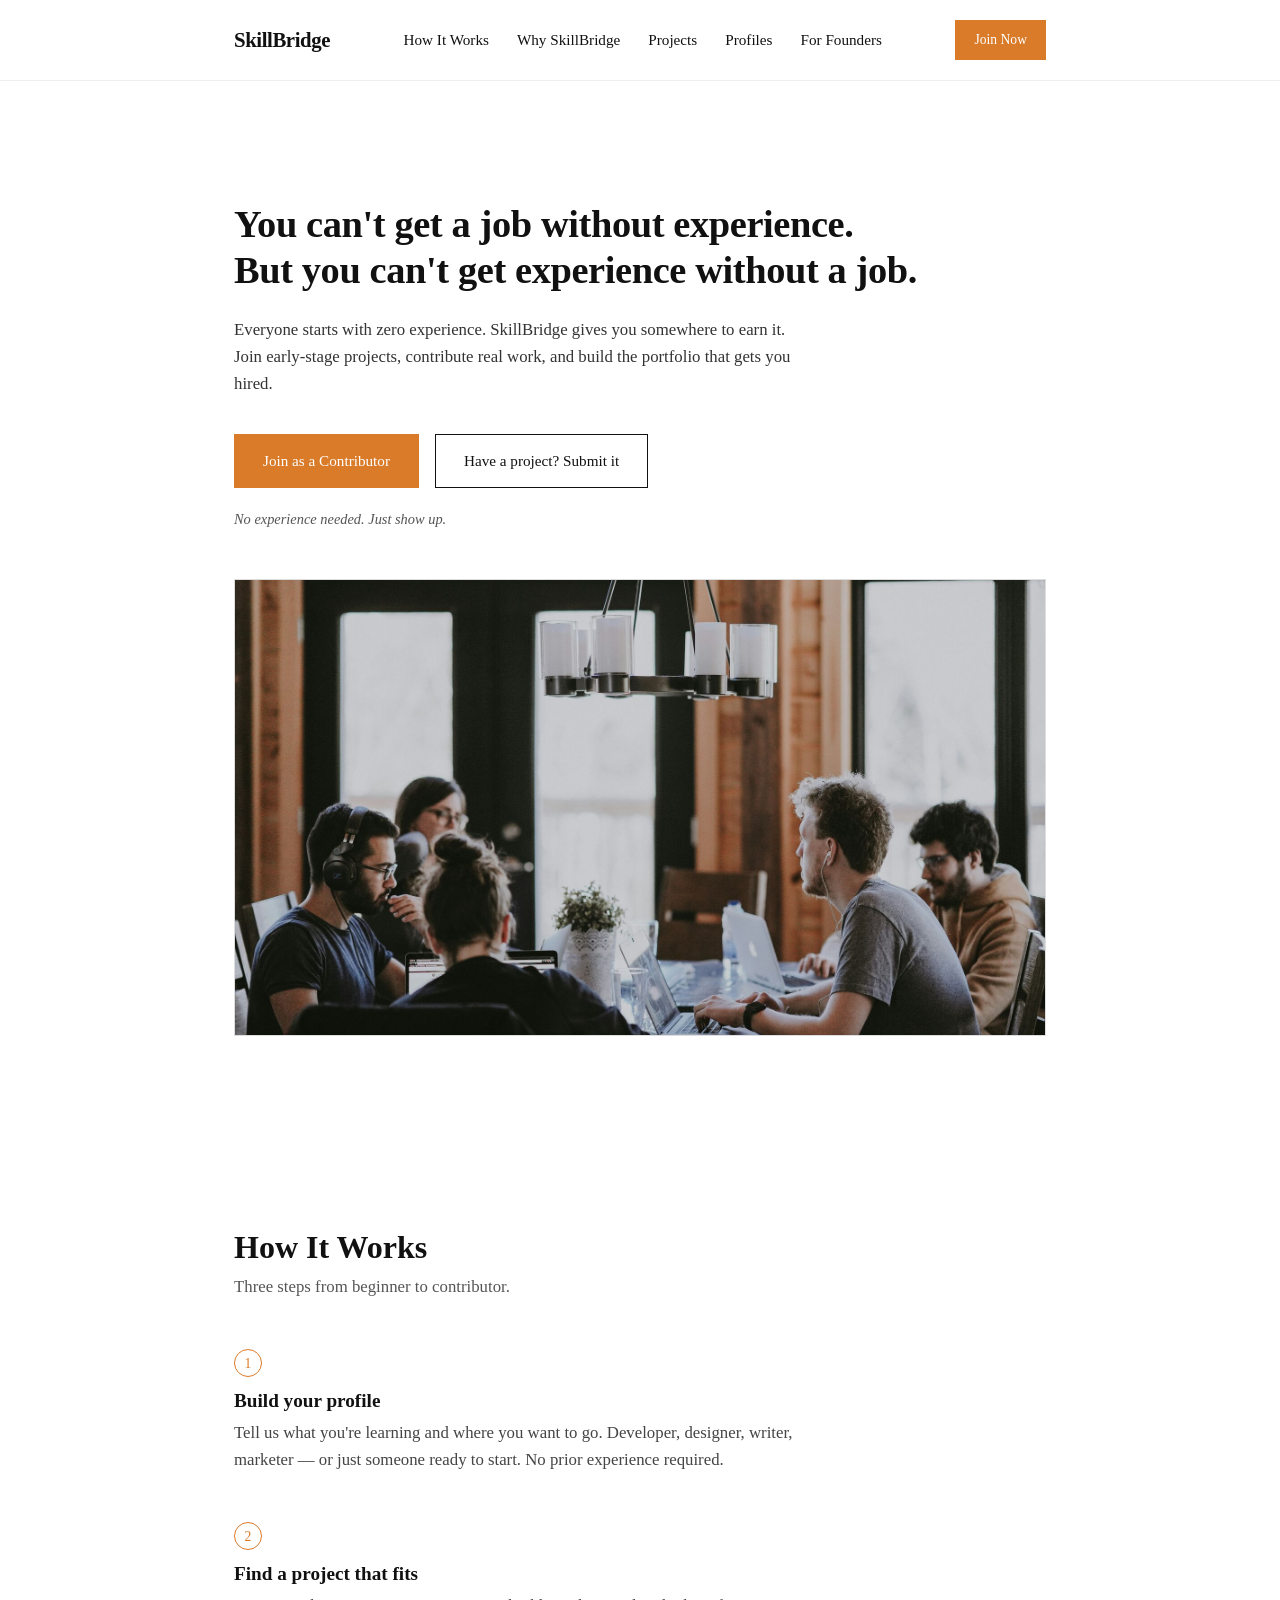
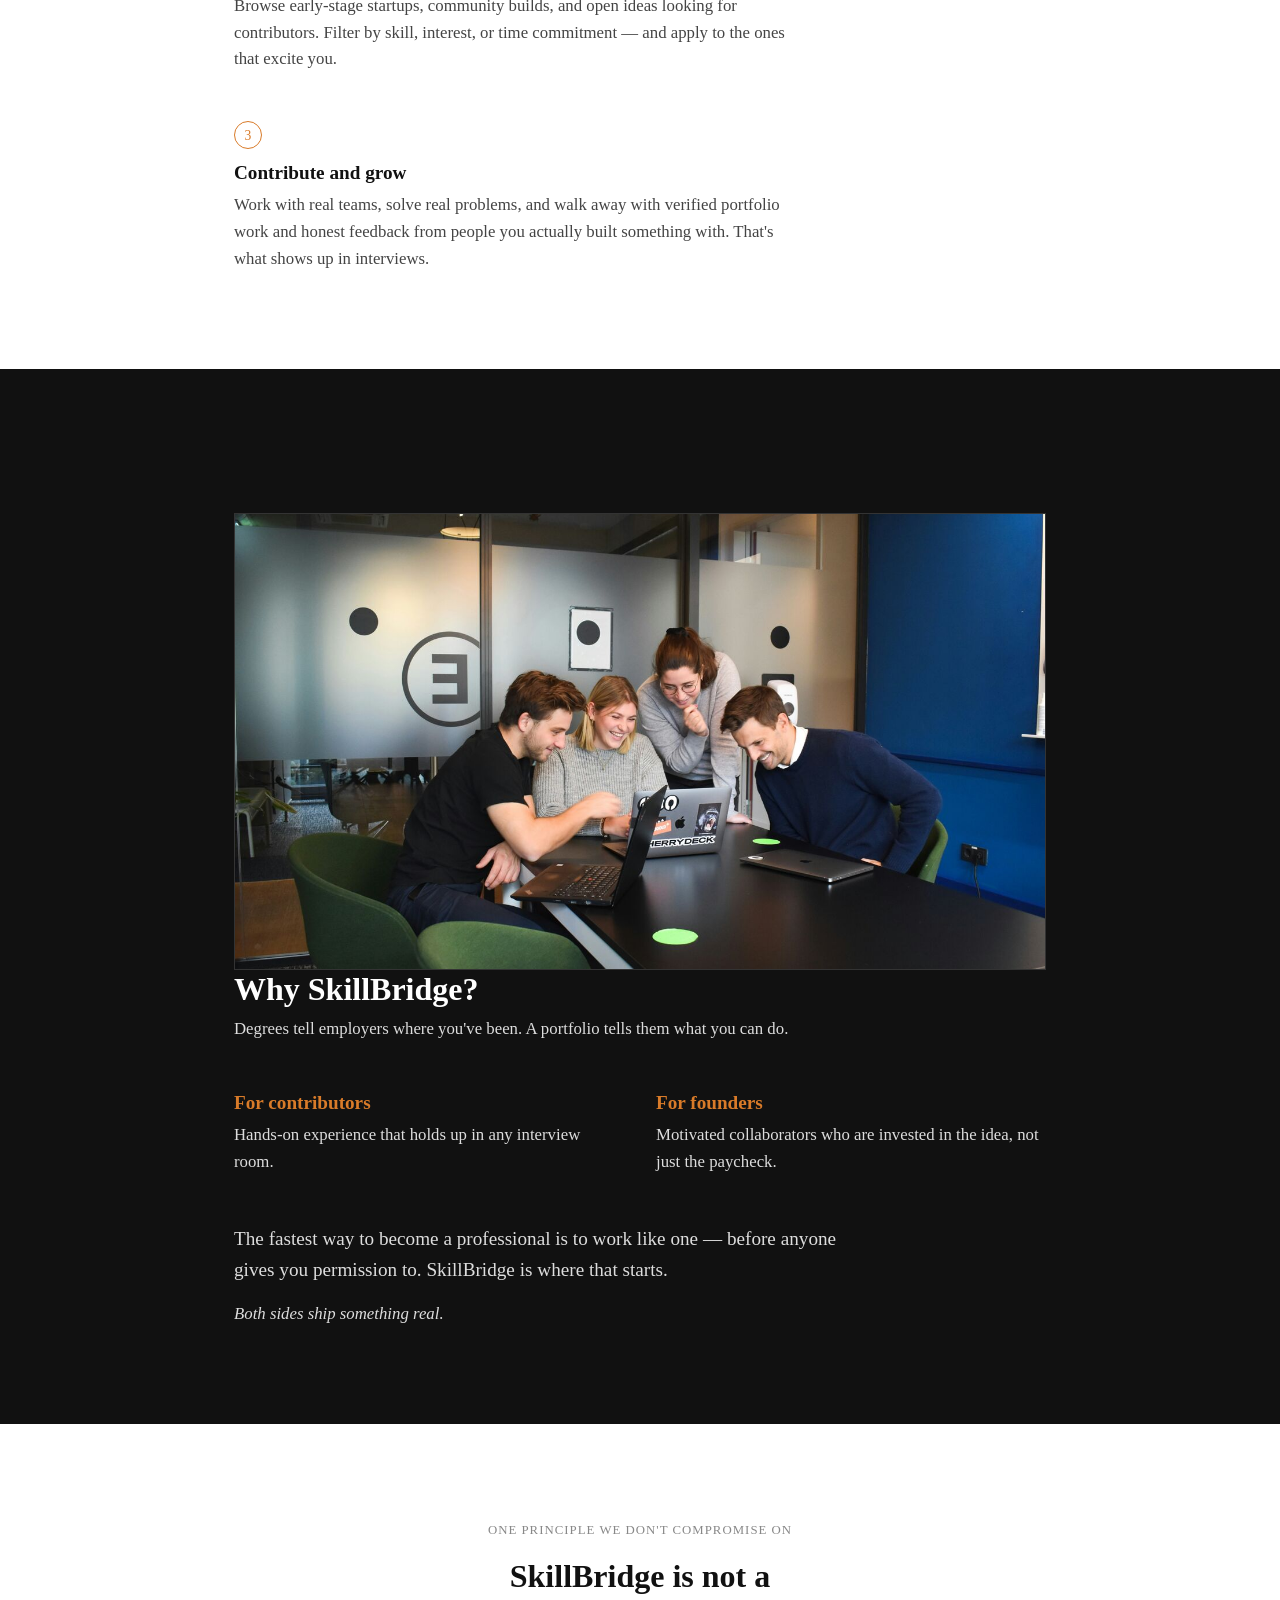
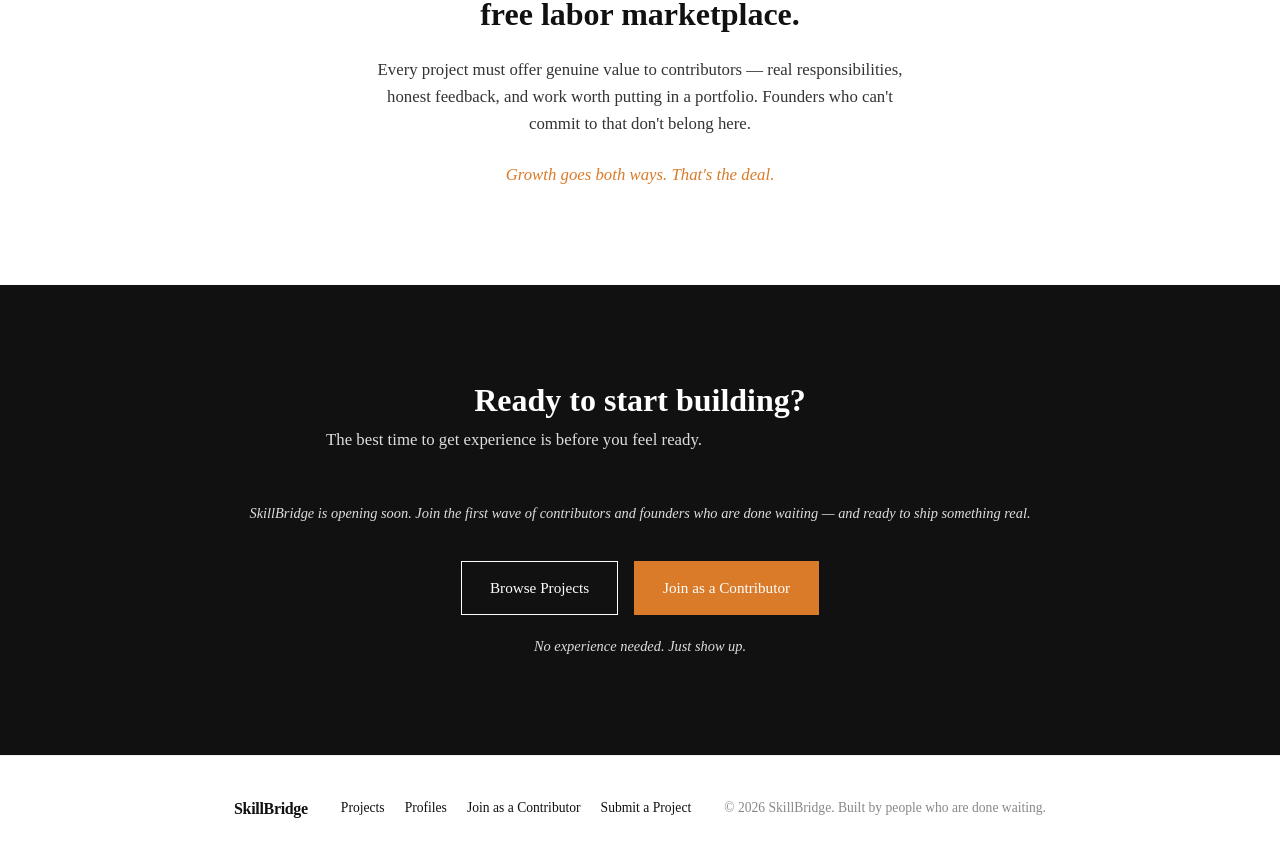
<file: index.html>
<!DOCTYPE html>
<html lang="en">
<head>
  <meta charset="UTF-8">
  <meta name="viewport" content="width=device-width, initial-scale=1.0">
  <title>SkillBridge — Build Experience. Build Your Portfolio.</title>
  <link rel="stylesheet" href="styles.css">
</head>
<body>

  <header class="site-header">
    <div class="container header-inner">
      <a href="index.html" class="logo">SkillBridge</a>
      <nav class="main-nav">
        <a href="index.html#how-it-works">How It Works</a>
        <a href="index.html#why">Why SkillBridge</a>
        <a href="projects.html">Projects</a>
        <a href="profiles.html">Profiles</a>
        <a href="submit-project.html">For Founders</a>
      </nav>
      <a href="contribute.html" class="btn btn-primary btn-small">Join Now</a>
    </div>
  </header>

  <section class="hero">
    <div class="container">
      <h1>You can't get a job without experience.<br>But you can't get experience without a job.</h1>
      <p class="hero-sub">
        Everyone starts with zero experience. SkillBridge gives you somewhere to earn it.
        Join early-stage projects, contribute real work, and build the portfolio that gets you hired.
      </p>
      <div class="hero-actions">
        <a href="contribute.html" class="btn btn-primary">Join as a Contributor</a>
        <a href="submit-project.html" class="btn btn-secondary">Have a project? Submit it</a>
      </div>
      <p class="hero-note">No experience needed. Just show up.</p>

      <figure class="photo-block">
        <img src="assets/hero-team.jpg" alt="Contributors collaborating together on an early-stage project" loading="lazy" decoding="async">
      </figure>
    </div>
  </section>

  <section id="how-it-works" class="section">
    <div class="container">
      <h2>How It Works</h2>
      <p class="section-lead">Three steps from beginner to contributor.</p>

      <div class="steps">
        <div class="step">
          <span class="step-number">1</span>
          <h3>Build your profile</h3>
          <p>Tell us what you're learning and where you want to go. Developer, designer, writer, marketer — or just someone ready to start. No prior experience required.</p>
        </div>
        <div class="step">
          <span class="step-number">2</span>
          <h3>Find a project that fits</h3>
          <p>Browse early-stage startups, community builds, and open ideas looking for contributors. Filter by skill, interest, or time commitment — and apply to the ones that excite you.</p>
        </div>
        <div class="step">
          <span class="step-number">3</span>
          <h3>Contribute and grow</h3>
          <p>Work with real teams, solve real problems, and walk away with verified portfolio work and honest feedback from people you actually built something with. That's what shows up in interviews.</p>
        </div>
      </div>
    </div>
  </section>

  <section id="why" class="section section-dark">
    <div class="container">

      <figure class="photo-block">
        <img src="assets/team-working.jpg" alt="Team members working together at a desk" loading="lazy" decoding="async">
      </figure>

      <h2>Why SkillBridge?</h2>
      <p class="section-lead">Degrees tell employers where you've been. A portfolio tells them what you can do.</p>

      <div class="why-grid">
        <div class="why-col">
          <h3>For contributors</h3>
          <p>Hands-on experience that holds up in any interview room.</p>
        </div>
        <div class="why-col">
          <h3>For founders</h3>
          <p>Motivated collaborators who are invested in the idea, not just the paycheck.</p>
        </div>
      </div>

      <p class="why-statement">
        The fastest way to become a professional is to work like one — before anyone gives you permission to.
        SkillBridge is where that starts.
      </p>
      <p class="why-tagline">Both sides ship something real.</p>
    </div>
  </section>

  <section id="founders" class="section principle">
    <div class="container">
      <p class="principle-label">One principle we don't compromise on</p>
      <h2>SkillBridge is not a<br>free labor marketplace.</h2>
      <p class="principle-body">
        Every project must offer genuine value to contributors — real responsibilities,
        honest feedback, and work worth putting in a portfolio.
        Founders who can't commit to that don't belong here.
      </p>
      <p class="why-tagline">Growth goes both ways. That's the deal.</p>
    </div>
  </section>

  <section id="join" class="section section-dark final-cta">
    <div class="container">
      <h2>Ready to start building?</h2>
      <p class="section-lead">The best time to get experience is before you feel ready.</p>
      <p class="hero-note">SkillBridge is opening soon. Join the first wave of contributors and founders who are done waiting — and ready to ship something real.</p>
      <div class="hero-actions">
        <a href="projects.html" class="btn btn-secondary">Browse Projects</a>
        <a href="contribute.html" class="btn btn-primary">Join as a Contributor</a>
      </div>
      <p class="hero-note">No experience needed. Just show up.</p>
    </div>
  </section>

  <footer class="site-footer">
    <div class="container footer-inner">
      <a href="index.html" class="logo logo-small">SkillBridge</a>
      <nav class="footer-nav">
        <a href="projects.html">Projects</a>
        <a href="profiles.html">Profiles</a>
        <a href="contribute.html">Join as a Contributor</a>
        <a href="submit-project.html">Submit a Project</a>
      </nav>
      <p class="footer-copy">&copy; 2026 SkillBridge. Built by people who are done waiting.</p>
    </div>
  </footer>

  <script src="script.js" defer></script>
</body>
</html>
</file>
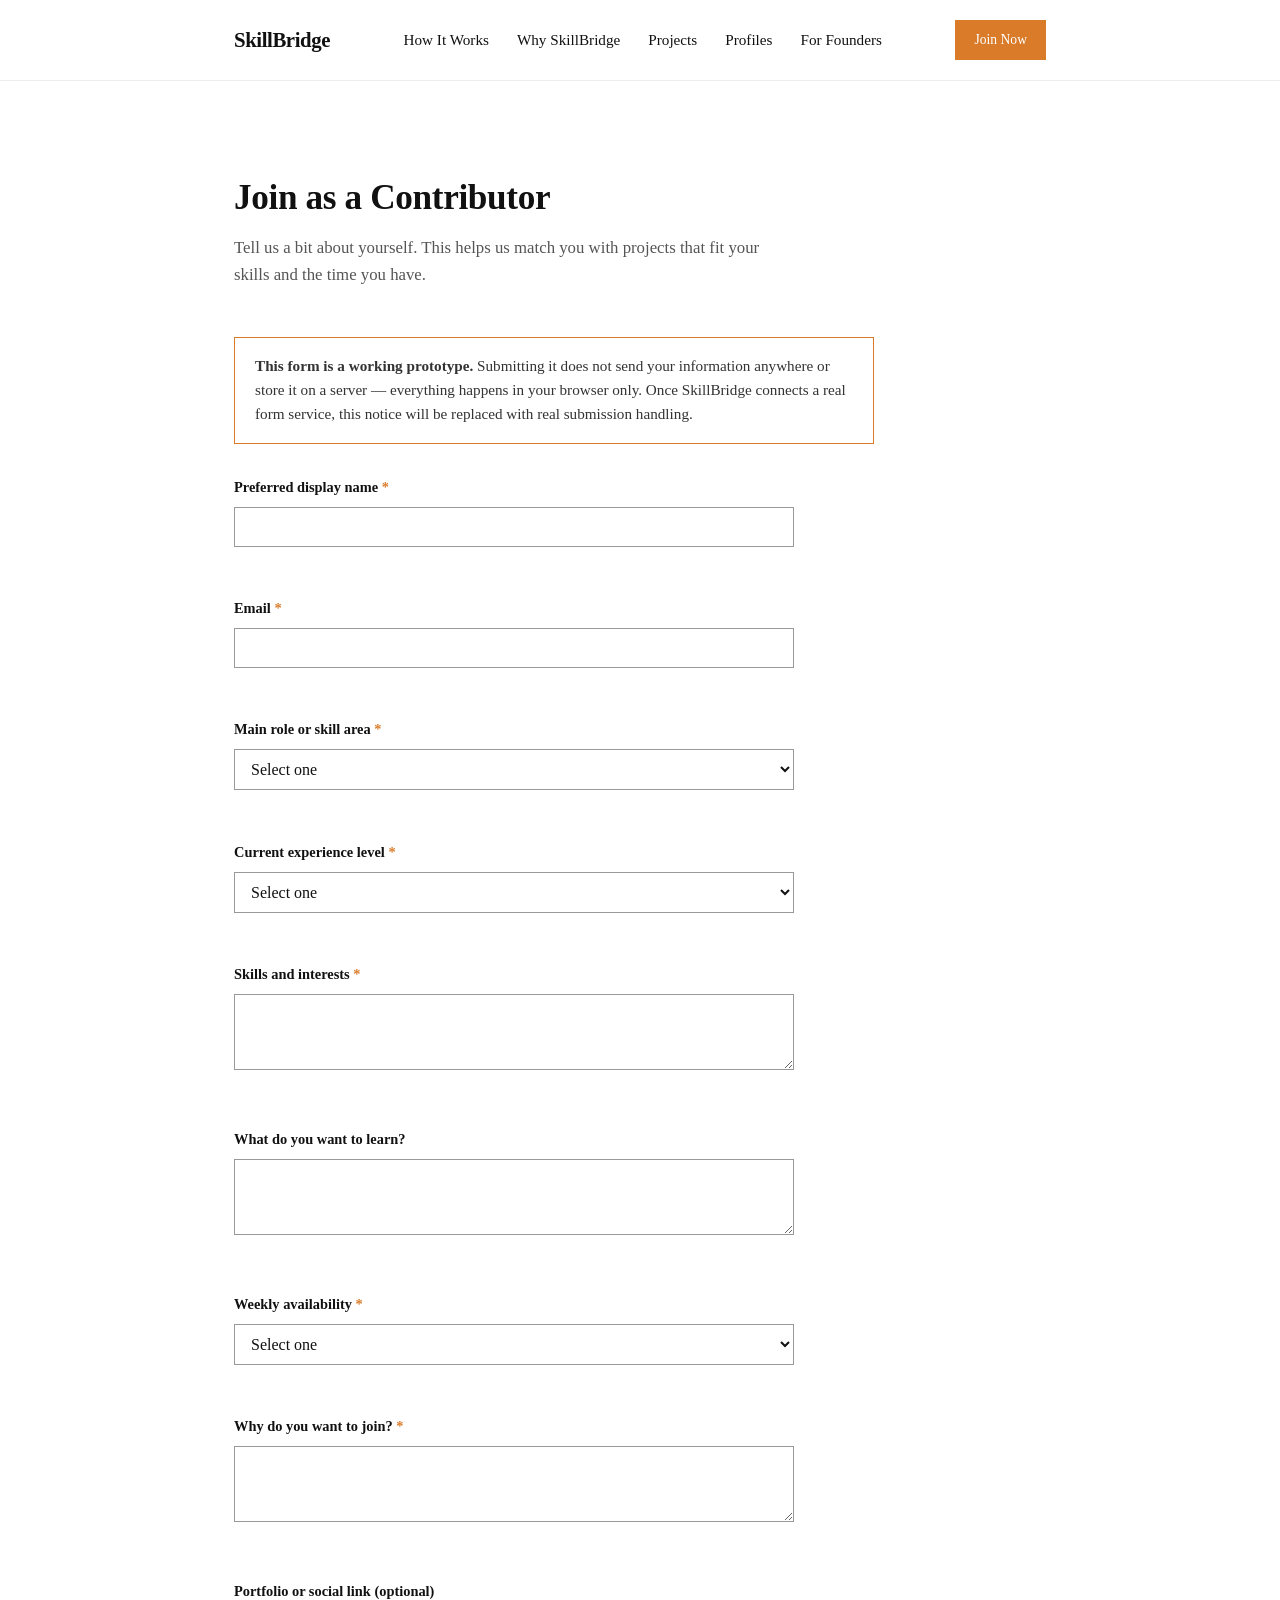
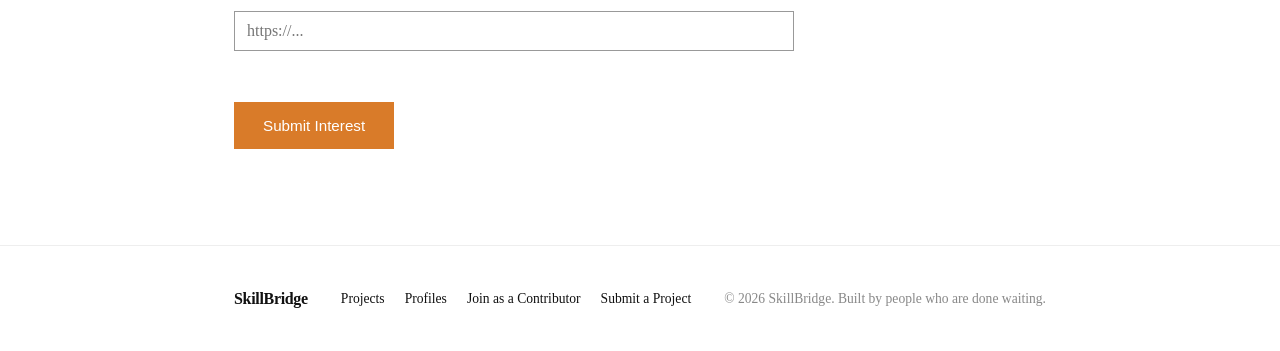
<file: contribute.html>
<!DOCTYPE html>
<html lang="en">
<head>
  <meta charset="UTF-8">
  <meta name="viewport" content="width=device-width, initial-scale=1.0">
  <title>Join as a Contributor — SkillBridge</title>
  <link rel="stylesheet" href="styles.css">
</head>
<body>

  <header class="site-header">
    <div class="container header-inner">
      <a href="index.html" class="logo">SkillBridge</a>
      <nav class="main-nav">
        <a href="index.html#how-it-works">How It Works</a>
        <a href="index.html#why">Why SkillBridge</a>
        <a href="projects.html">Projects</a>
        <a href="profiles.html">Profiles</a>
        <a href="submit-project.html">For Founders</a>
      </nav>
      <a href="contribute.html" class="btn btn-primary btn-small">Join Now</a>
    </div>
  </header>

  <section class="section form-intro">
    <div class="container">
      <h1>Join as a Contributor</h1>
      <p class="section-lead">
        Tell us a bit about yourself. This helps us match you with projects that fit your skills and the time you have.
      </p>

      <div class="prototype-notice" role="note">
        <strong>This form is a working prototype.</strong>
        Submitting it does not send your information anywhere or store it on a server —
        everything happens in your browser only. Once SkillBridge connects a real form
        service, this notice will be replaced with real submission handling.
      </div>
    </div>
  </section>

  <section class="section form-section">
    <div class="container">

      <!--
        TODO (future task): point this form at a free external form service
        (e.g. Formspree) by setting a real "action" URL and removing the
        JS preventDefault() in script.js. Field names are already service-friendly.
      -->
      <form id="interest-form" novalidate>

        <div id="form-error-summary" class="form-error-summary" role="alert" hidden>
          Please fix the highlighted fields below before submitting.
        </div>

        <div class="form-field">
          <label for="name">Preferred display name <span class="required-mark">*</span></label>
          <input type="text" id="name" name="name" aria-required="true" aria-describedby="name-error">
          <span id="name-error" class="field-error" role="alert"></span>
        </div>

        <div class="form-field">
          <label for="email">Email <span class="required-mark">*</span></label>
          <input type="email" id="email" name="email" aria-required="true" aria-describedby="email-error">
          <span id="email-error" class="field-error" role="alert"></span>
        </div>

        <div class="form-field">
          <label for="role">Main role or skill area <span class="required-mark">*</span></label>
          <select id="role" name="role" aria-required="true" aria-describedby="role-error">
            <option value="">Select one</option>
            <option value="developer">Developer</option>
            <option value="designer">Designer</option>
            <option value="product">Product</option>
            <option value="marketing-community">Marketing / Community</option>
            <option value="other">Other</option>
          </select>
          <span id="role-error" class="field-error" role="alert"></span>
        </div>

        <div class="form-field">
          <label for="experience">Current experience level <span class="required-mark">*</span></label>
          <select id="experience" name="experience" aria-required="true" aria-describedby="experience-error">
            <option value="">Select one</option>
            <option value="beginner">Beginner — no real project experience yet</option>
            <option value="some">Some experience — personal projects only</option>
            <option value="intermediate">Intermediate — some real-world experience</option>
          </select>
          <span id="experience-error" class="field-error" role="alert"></span>
        </div>

        <div class="form-field">
          <label for="skills">Skills and interests <span class="required-mark">*</span></label>
          <textarea id="skills" name="skills" rows="3" aria-required="true" aria-describedby="skills-error"></textarea>
          <span id="skills-error" class="field-error" role="alert"></span>
        </div>

        <div class="form-field">
          <label for="learn">What do you want to learn?</label>
          <textarea id="learn" name="learn" rows="3" aria-describedby="learn-error"></textarea>
          <span id="learn-error" class="field-error" role="alert"></span>
        </div>

        <div class="form-field">
          <label for="availability">Weekly availability <span class="required-mark">*</span></label>
          <select id="availability" name="availability" aria-required="true" aria-describedby="availability-error">
            <option value="">Select one</option>
            <option value="1-2">1–2 hrs/week</option>
            <option value="3-5">3–5 hrs/week</option>
            <option value="6-10">6–10 hrs/week</option>
            <option value="10+">10+ hrs/week</option>
          </select>
          <span id="availability-error" class="field-error" role="alert"></span>
        </div>

        <div class="form-field">
          <label for="why">Why do you want to join? <span class="required-mark">*</span></label>
          <textarea id="why" name="why" rows="3" aria-required="true" aria-describedby="why-error"></textarea>
          <span id="why-error" class="field-error" role="alert"></span>
        </div>

        <div class="form-field">
          <label for="portfolio">Portfolio or social link (optional)</label>
          <input type="text" id="portfolio" name="portfolio" placeholder="https://..." aria-describedby="portfolio-error">
          <span id="portfolio-error" class="field-error" role="alert"></span>
        </div>

        <button type="submit" class="btn btn-primary">Submit Interest</button>
      </form>

      <div id="confirmation" class="confirmation" hidden tabindex="-1">
        <h2>Thanks, <span id="confirmation-name"></span>.</h2>
        <p>Your interest has been recorded in this browser session only — remember, this is a prototype, so nothing was sent to a server or stored anywhere.</p>
        <p>When SkillBridge connects a real form service, submissions like yours will reach the team directly.</p>
        <a href="index.html" class="btn btn-secondary">Back to home</a>
      </div>

    </div>
  </section>

  <footer class="site-footer">
    <div class="container footer-inner">
      <a href="index.html" class="logo logo-small">SkillBridge</a>
      <nav class="footer-nav">
        <a href="projects.html">Projects</a>
        <a href="profiles.html">Profiles</a>
        <a href="contribute.html">Join as a Contributor</a>
        <a href="submit-project.html">Submit a Project</a>
      </nav>
      <p class="footer-copy">&copy; 2026 SkillBridge. Built by people who are done waiting.</p>
    </div>
  </footer>

  <script src="script.js" defer></script>
</body>
</html>
</file>
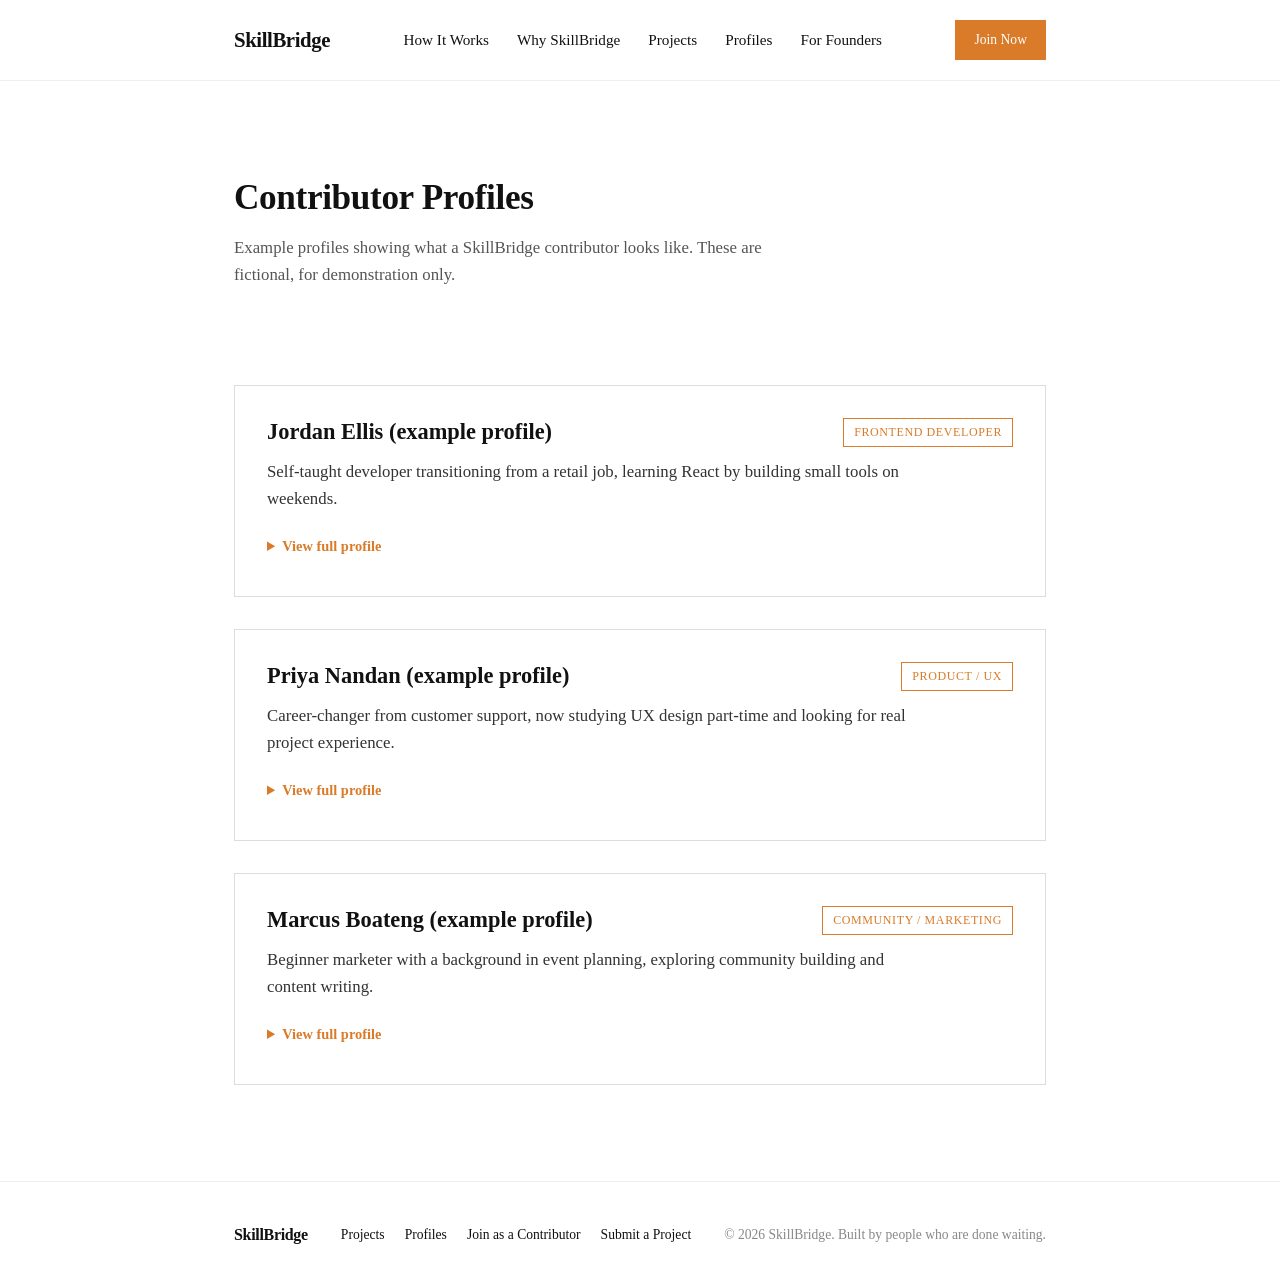
<file: profiles.html>
<!DOCTYPE html>
<html lang="en">
<head>
  <meta charset="UTF-8">
  <meta name="viewport" content="width=device-width, initial-scale=1.0">
  <title>Contributor Profiles — SkillBridge</title>
  <link rel="stylesheet" href="styles.css">
</head>
<body>

  <header class="site-header">
    <div class="container header-inner">
      <a href="index.html" class="logo">SkillBridge</a>
      <nav class="main-nav">
        <a href="index.html#how-it-works">How It Works</a>
        <a href="index.html#why">Why SkillBridge</a>
        <a href="projects.html">Projects</a>
        <a href="profiles.html">Profiles</a>
        <a href="submit-project.html">For Founders</a>
      </nav>
      <a href="contribute.html" class="btn btn-primary btn-small">Join Now</a>
    </div>
  </header>

  <section class="section projects-intro">
    <div class="container">
      <h1>Contributor Profiles</h1>
      <p class="section-lead">
        Example profiles showing what a SkillBridge contributor looks like. These are fictional, for demonstration only.
      </p>
    </div>
  </section>

  <section class="section projects-section">
    <div class="container">
      <div id="profiles-list" class="profiles-grid">
        <!-- Rendered by profiles.js -->
      </div>
    </div>
  </section>

  <footer class="site-footer">
    <div class="container footer-inner">
      <a href="index.html" class="logo logo-small">SkillBridge</a>
      <nav class="footer-nav">
        <a href="projects.html">Projects</a>
        <a href="profiles.html">Profiles</a>
        <a href="contribute.html">Join as a Contributor</a>
        <a href="submit-project.html">Submit a Project</a>
      </nav>
      <p class="footer-copy">&copy; 2026 SkillBridge. Built by people who are done waiting.</p>
    </div>
  </footer>

  <script src="profiles.js" defer></script>
</body>
</html>
</file>
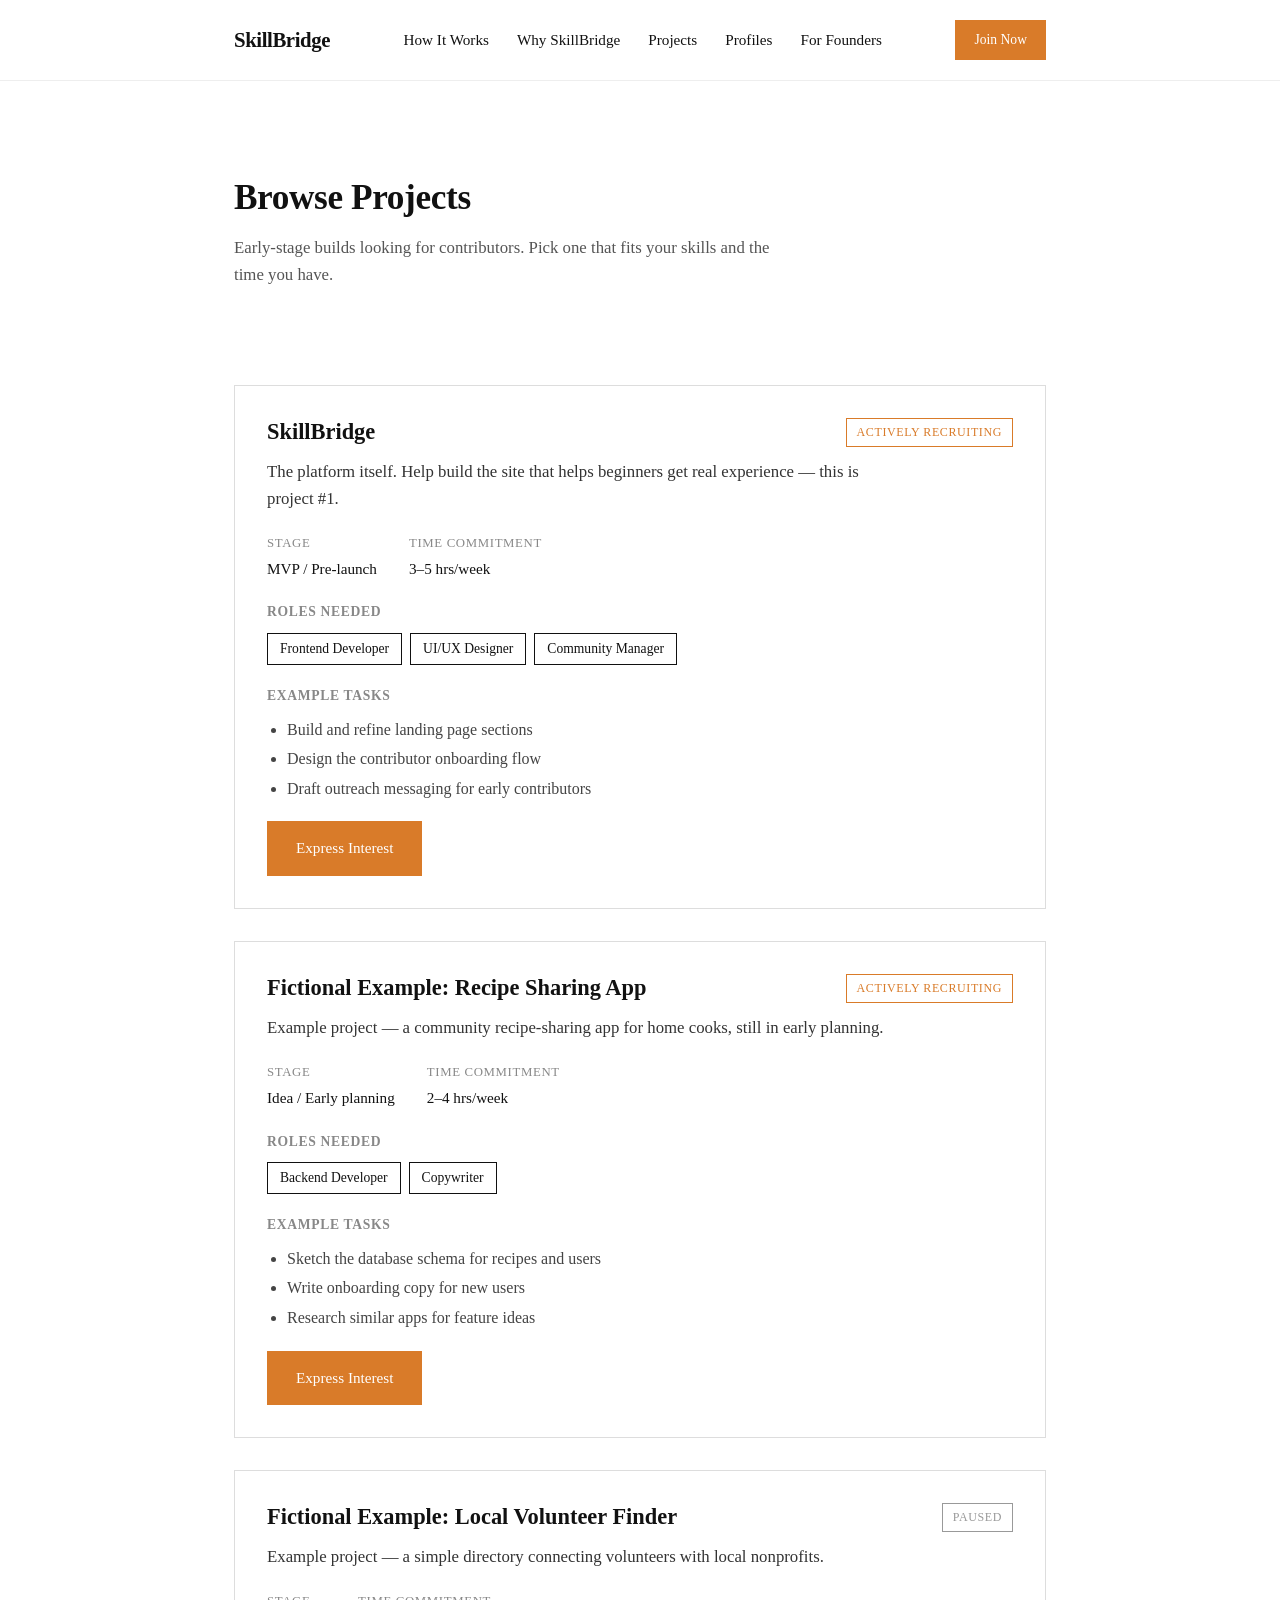
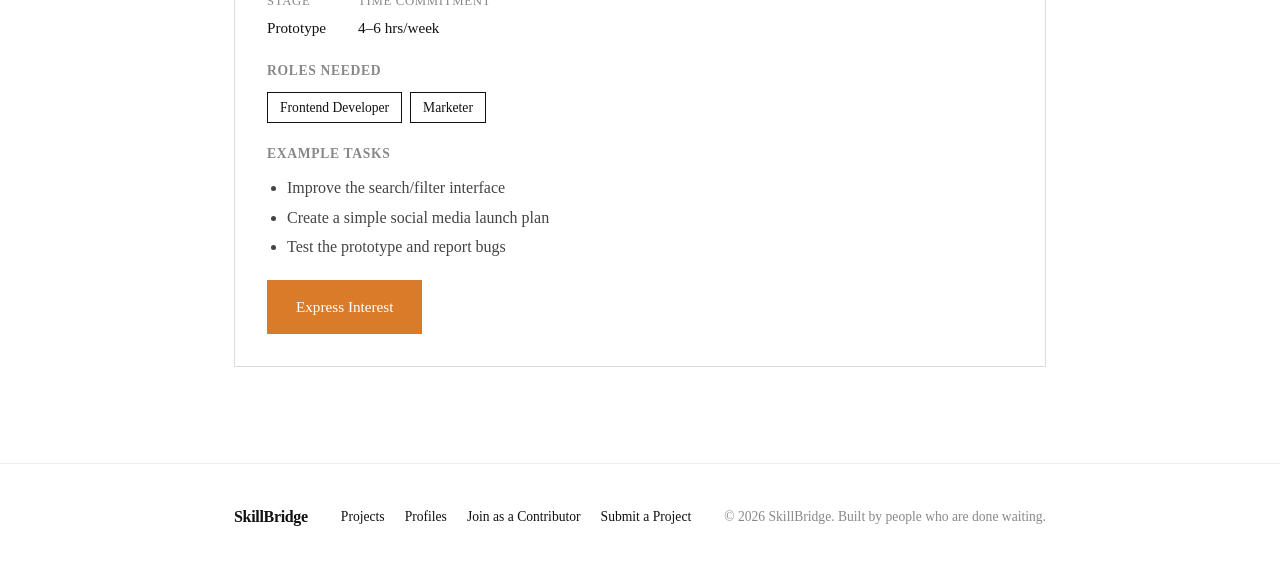
<file: projects.html>
<!DOCTYPE html>
<html lang="en">
<head>
  <meta charset="UTF-8">
  <meta name="viewport" content="width=device-width, initial-scale=1.0">
  <title>Projects — SkillBridge</title>
  <link rel="stylesheet" href="styles.css">
</head>
<body>

  <header class="site-header">
    <div class="container header-inner">
      <a href="index.html" class="logo">SkillBridge</a>
      <nav class="main-nav">
        <a href="index.html#how-it-works">How It Works</a>
        <a href="index.html#why">Why SkillBridge</a>
        <a href="projects.html">Projects</a>
        <a href="profiles.html">Profiles</a>
        <a href="submit-project.html">For Founders</a>
      </nav>
      <a href="contribute.html" class="btn btn-primary btn-small">Join Now</a>
    </div>
  </header>

  <section class="section projects-intro">
    <div class="container">
      <h1>Browse Projects</h1>
      <p class="section-lead">
        Early-stage builds looking for contributors. Pick one that fits your skills and the time you have.
      </p>
    </div>
  </section>

  <section class="section projects-section">
    <div class="container">
      <div id="projects-list" class="projects-grid">
        <!-- Rendered by projects.js -->
      </div>
    </div>
  </section>

  <footer class="site-footer">
    <div class="container footer-inner">
      <a href="index.html" class="logo logo-small">SkillBridge</a>
      <nav class="footer-nav">
        <a href="projects.html">Projects</a>
        <a href="profiles.html">Profiles</a>
        <a href="contribute.html">Join as a Contributor</a>
        <a href="submit-project.html">Submit a Project</a>
      </nav>
      <p class="footer-copy">&copy; 2026 SkillBridge. Built by people who are done waiting.</p>
    </div>
  </footer>

  <script src="projects.js" defer></script>
</body>
</html>
</file>
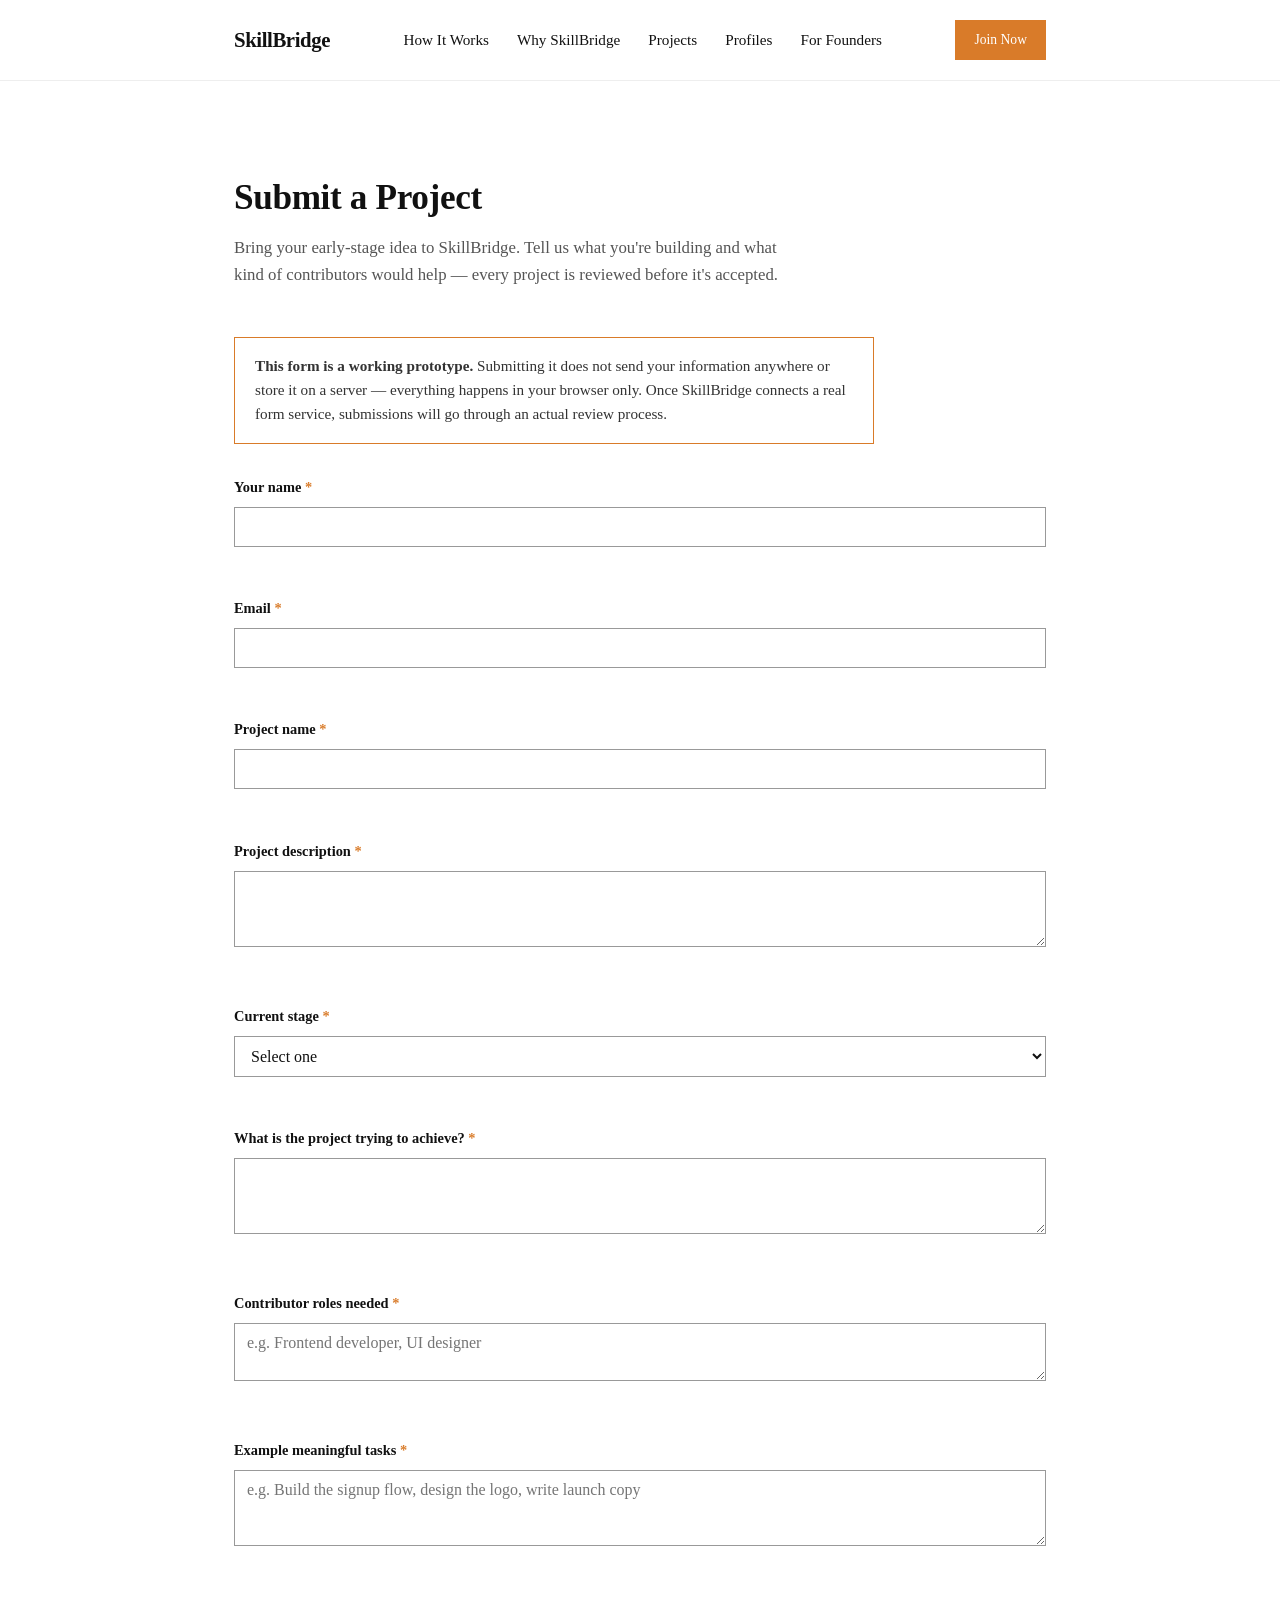
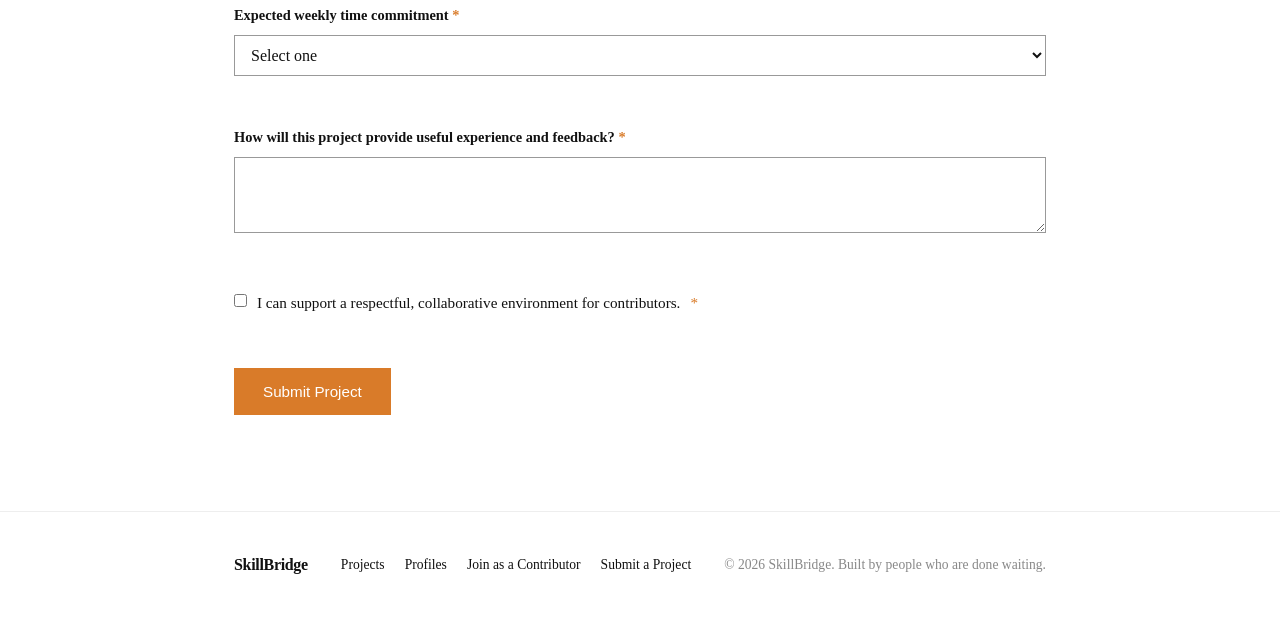
<file: submit-project.html>
<!DOCTYPE html>
<html lang="en">
<head>
  <meta charset="UTF-8">
  <meta name="viewport" content="width=device-width, initial-scale=1.0">
  <title>Submit a Project — SkillBridge</title>
  <link rel="stylesheet" href="styles.css">
</head>
<body>

  <header class="site-header">
    <div class="container header-inner">
      <a href="index.html" class="logo">SkillBridge</a>
      <nav class="main-nav">
        <a href="index.html#how-it-works">How It Works</a>
        <a href="index.html#why">Why SkillBridge</a>
        <a href="projects.html">Projects</a>
        <a href="profiles.html">Profiles</a>
        <a href="submit-project.html">For Founders</a>
      </nav>
      <a href="contribute.html" class="btn btn-primary btn-small">Join Now</a>
    </div>
  </header>

  <section class="section form-intro">
    <div class="container">
      <h1>Submit a Project</h1>
      <p class="section-lead">
        Bring your early-stage idea to SkillBridge. Tell us what you're building and what
        kind of contributors would help — every project is reviewed before it's accepted.
      </p>

      <div class="prototype-notice" role="note">
        <strong>This form is a working prototype.</strong>
        Submitting it does not send your information anywhere or store it on a server —
        everything happens in your browser only. Once SkillBridge connects a real form
        service, submissions will go through an actual review process.
      </div>
    </div>
  </section>

  <section class="section form-section">
    <div class="container">

      <!--
        TODO (future task): point this form at a free external form service
        (e.g. Formspree) by setting a real "action" URL and removing the
        JS preventDefault() in script.js. Field names are already service-friendly.
      -->
      <form id="project-form" novalidate>

        <div id="project-form-error-summary" class="form-error-summary" role="alert" hidden>
          Please fix the highlighted fields below before submitting.
        </div>

        <div class="form-field">
          <label for="p-name">Your name <span class="required-mark">*</span></label>
          <input type="text" id="p-name" name="name" aria-required="true" aria-describedby="p-name-error">
          <span id="p-name-error" class="field-error" role="alert"></span>
        </div>

        <div class="form-field">
          <label for="p-email">Email <span class="required-mark">*</span></label>
          <input type="email" id="p-email" name="email" aria-required="true" aria-describedby="p-email-error">
          <span id="p-email-error" class="field-error" role="alert"></span>
        </div>

        <div class="form-field">
          <label for="p-project-name">Project name <span class="required-mark">*</span></label>
          <input type="text" id="p-project-name" name="projectName" aria-required="true" aria-describedby="p-project-name-error">
          <span id="p-project-name-error" class="field-error" role="alert"></span>
        </div>

        <div class="form-field">
          <label for="p-description">Project description <span class="required-mark">*</span></label>
          <textarea id="p-description" name="description" rows="3" aria-required="true" aria-describedby="p-description-error"></textarea>
          <span id="p-description-error" class="field-error" role="alert"></span>
        </div>

        <div class="form-field">
          <label for="p-stage">Current stage <span class="required-mark">*</span></label>
          <select id="p-stage" name="stage" aria-required="true" aria-describedby="p-stage-error">
            <option value="">Select one</option>
            <option value="idea">Idea / early planning</option>
            <option value="prototype">Prototype</option>
            <option value="mvp">MVP / pre-launch</option>
            <option value="launched">Launched, early traction</option>
          </select>
          <span id="p-stage-error" class="field-error" role="alert"></span>
        </div>

        <div class="form-field">
          <label for="p-goal">What is the project trying to achieve? <span class="required-mark">*</span></label>
          <textarea id="p-goal" name="goal" rows="3" aria-required="true" aria-describedby="p-goal-error"></textarea>
          <span id="p-goal-error" class="field-error" role="alert"></span>
        </div>

        <div class="form-field">
          <label for="p-roles">Contributor roles needed <span class="required-mark">*</span></label>
          <textarea id="p-roles" name="roles" rows="2" placeholder="e.g. Frontend developer, UI designer" aria-required="true" aria-describedby="p-roles-error"></textarea>
          <span id="p-roles-error" class="field-error" role="alert"></span>
        </div>

        <div class="form-field">
          <label for="p-tasks">Example meaningful tasks <span class="required-mark">*</span></label>
          <textarea id="p-tasks" name="tasks" rows="3" placeholder="e.g. Build the signup flow, design the logo, write launch copy" aria-required="true" aria-describedby="p-tasks-error"></textarea>
          <span id="p-tasks-error" class="field-error" role="alert"></span>
        </div>

        <div class="form-field">
          <label for="p-time">Expected weekly time commitment <span class="required-mark">*</span></label>
          <select id="p-time" name="timeCommitment" aria-required="true" aria-describedby="p-time-error">
            <option value="">Select one</option>
            <option value="1-2">1–2 hrs/week</option>
            <option value="3-5">3–5 hrs/week</option>
            <option value="6-10">6–10 hrs/week</option>
            <option value="10+">10+ hrs/week</option>
          </select>
          <span id="p-time-error" class="field-error" role="alert"></span>
        </div>

        <div class="form-field">
          <label for="p-value">How will this project provide useful experience and feedback? <span class="required-mark">*</span></label>
          <textarea id="p-value" name="value" rows="3" aria-required="true" aria-describedby="p-value-error"></textarea>
          <span id="p-value-error" class="field-error" role="alert"></span>
        </div>

        <div class="form-field form-field-checkbox">
          <label for="p-respectful">
            <input type="checkbox" id="p-respectful" name="respectful" aria-required="true" aria-describedby="p-respectful-error">
            I can support a respectful, collaborative environment for contributors. <span class="required-mark">*</span>
          </label>
          <span id="p-respectful-error" class="field-error" role="alert"></span>
        </div>

        <button type="submit" class="btn btn-primary">Submit Project</button>
      </form>

      <div id="project-confirmation" class="confirmation" hidden tabindex="-1">
        <h2>Thanks, <span id="project-confirmation-name"></span>.</h2>
        <p>Your project details have been recorded in this browser session only — this is a prototype, so nothing was sent to a server or stored anywhere.</p>
        <p>When SkillBridge connects a real form service, submitted projects will go through a review process before being listed publicly.</p>
        <a href="index.html" class="btn btn-secondary">Back to home</a>
      </div>

    </div>
  </section>

  <footer class="site-footer">
    <div class="container footer-inner">
      <a href="index.html" class="logo logo-small">SkillBridge</a>
      <nav class="footer-nav">
        <a href="projects.html">Projects</a>
        <a href="profiles.html">Profiles</a>
        <a href="contribute.html">Join as a Contributor</a>
        <a href="submit-project.html">Submit a Project</a>
      </nav>
      <p class="footer-copy">&copy; 2026 SkillBridge. Built by people who are done waiting.</p>
    </div>
  </footer>

  <script src="script.js" defer></script>
</body>
</html>
</file>
<file: styles.css>
* {
  margin: 0;
  padding: 0;
  box-sizing: border-box;
}

body {
  font-family: Georgia, 'Times New Roman', serif;
  color: #111;
  background: #fff;
  line-height: 1.6;
}

.container {
  max-width: 860px;
  margin: 0 auto;
  padding: 0 24px;
}

h1, h2, h3 {
  line-height: 1.2;
}

h1 {
  font-size: 2.4rem;
  font-weight: 600;
  letter-spacing: -0.01em;
}

h2 {
  font-size: 2rem;
  font-weight: 600;
  margin-bottom: 8px;
}

h3 {
  font-size: 1.2rem;
  font-weight: 700;
  margin-bottom: 8px;
}

p {
  font-size: 1.05rem;
}

a {
  text-decoration: none;
  color: inherit;
}

section {
  padding: 96px 0;
}

/* ---------- Focus states (accessibility) ---------- */
a:focus-visible,
.btn:focus-visible {
  outline: 2px solid #d97b29;
  outline-offset: 3px;
}

/* ---------- Buttons ---------- */
.btn {
  display: inline-block;
  padding: 14px 28px;
  border: 1px solid #111;
  font-size: 0.95rem;
  transition: opacity 0.15s ease, background 0.15s ease, color 0.15s ease;
}

.btn:hover {
  opacity: 0.75;
}

.btn-primary {
  background: #d97b29;
  color: #fff;
  border-color: #d97b29;
}

.btn-secondary {
  background: transparent;
  color: #111;
  border-color: #111;
}

.btn-small {
  padding: 8px 18px;
  font-size: 0.85rem;
}

/* Fix: secondary button was invisible on dark backgrounds */
.section-dark .btn-secondary {
  color: #fff;
  border-color: #fff;
}

/* ---------- Header ---------- */
.site-header {
  border-bottom: 1px solid #eee;
  padding: 20px 0;
}

.header-inner {
  display: flex;
  align-items: center;
  justify-content: space-between;
  flex-wrap: wrap;
  gap: 12px;
}

.logo {
  font-size: 1.3rem;
  font-weight: bold;
  letter-spacing: -0.02em;
}

.main-nav {
  display: flex;
  gap: 28px;
  flex-wrap: wrap;
}

.main-nav a {
  font-size: 0.95rem;
}

.main-nav a:hover {
  color: #d97b29;
}

/* ---------- Hero ---------- */
.hero {
  padding: 120px 0 96px;
  text-align: left;
}

.hero-sub {
  margin-top: 24px;
  max-width: 560px;
  color: #333;
}

.hero-actions {
  margin-top: 36px;
  display: flex;
  gap: 16px;
  flex-wrap: wrap;
}

.hero-note {
  margin-top: 20px;
  font-size: 0.9rem;
  color: #555;
  font-style: italic;
}

/* ---------- Photos ---------- */
.photo-block {
  width: 100%;
  aspect-ratio: 16 / 9;
  background: #e5e5e3;
  overflow: hidden;
  margin: 48px 0 0;
  border: 1px solid #ddd;
}

.section-dark .photo-block {
  border-color: #333;
  background: #222;
}

.photo-block img {
  width: 100%;
  height: 100%;
  object-fit: cover;
  display: block;
}

/* ---------- Sections shared ---------- */
.section-lead {
  color: #555;
  margin-bottom: 48px;
  max-width: 560px;
}

.section-dark {
  background: #111;
  color: #fff;
}

.section-dark .section-lead,
.section-dark p {
  color: #ddd;
}

/* ---------- How It Works ---------- */
.steps {
  display: grid;
  gap: 48px;
}

.step-number {
  display: inline-block;
  font-size: 0.85rem;
  color: #d97b29;
  border: 1px solid #d97b29;
  border-radius: 50%;
  width: 28px;
  height: 28px;
  text-align: center;
  line-height: 28px;
  margin-bottom: 12px;
}

.step p {
  max-width: 560px;
  color: #444;
}

/* ---------- Why SkillBridge ---------- */
.why-grid {
  display: grid;
  grid-template-columns: 1fr 1fr;
  gap: 32px;
  margin-bottom: 48px;
}

.why-col h3 {
  color: #d97b29;
}

.why-statement {
  max-width: 640px;
  font-size: 1.2rem;
  margin-bottom: 16px;
}

.why-tagline {
  font-style: italic;
  color: #d97b29;
}

/* ---------- Principle ---------- */
.principle {
  text-align: center;
}

.principle-label {
  text-transform: uppercase;
  letter-spacing: 0.08em;
  font-size: 0.8rem;
  color: #888;
  margin-bottom: 16px;
}

.principle-body {
  max-width: 560px;
  margin: 24px auto;
  color: #333;
}

.principle .why-tagline {
  display: block;
  margin-top: 8px;
}

/* ---------- Final CTA ---------- */
.final-cta {
  text-align: center;
}

.final-cta .hero-actions {
  justify-content: center;
}

/* ---------- Footer ---------- */
.site-footer {
  border-top: 1px solid #eee;
  padding: 40px 0;
}

.footer-inner {
  display: flex;
  align-items: center;
  justify-content: space-between;
  flex-wrap: wrap;
  gap: 12px;
}

.logo-small {
  font-size: 1rem;
}

.footer-copy {
  font-size: 0.85rem;
  color: #888;
}

/* ---------- Responsive ---------- */
@media (max-width: 640px) {
  h1 {
    font-size: 1.8rem;
  }

  .main-nav {
    justify-content: center;
    gap: 16px;
    width: 100%;
    order: 3;
    padding-top: 8px;
    border-top: 1px solid #eee;
  }

  .why-grid {
    grid-template-columns: 1fr;
  }

  section {
    padding: 64px 0;
  }

  .photo-block {
    aspect-ratio: 4 / 3;
  }
}

/* ---------- Projects page ---------- */
.projects-intro {
  padding-bottom: 48px;
}

.projects-intro h1 {
  font-size: 2.2rem;
  font-weight: 600;
  margin-bottom: 16px;
}

.projects-section {
  padding-top: 0;
}

.projects-grid {
  display: grid;
  gap: 32px;
}

.project-card {
  border: 1px solid #ddd;
  padding: 32px;
}

.project-card-header {
  display: flex;
  align-items: center;
  justify-content: space-between;
  gap: 12px;
  flex-wrap: wrap;
  margin-bottom: 12px;
}

.project-card-header h3 {
  font-size: 1.4rem;
  margin-bottom: 0;
}

.status-badge {
  font-size: 0.75rem;
  text-transform: uppercase;
  letter-spacing: 0.05em;
  padding: 4px 10px;
  border: 1px solid #999;
  color: #555;
  white-space: nowrap;
}

.status-badge.status-actively-recruiting {
  border-color: #d97b29;
  color: #d97b29;
}

.status-badge.status-paused {
  border-color: #999;
  color: #999;
}

.project-desc {
  color: #333;
  max-width: 640px;
  margin-bottom: 20px;
}

.project-meta {
  display: flex;
  gap: 32px;
  flex-wrap: wrap;
  margin-bottom: 20px;
}

.project-meta dt {
  font-size: 0.8rem;
  text-transform: uppercase;
  letter-spacing: 0.05em;
  color: #888;
  margin-bottom: 4px;
}

.project-meta dd {
  font-size: 0.95rem;
  color: #111;
}

.project-roles,
.project-tasks {
  margin-bottom: 20px;
}

.project-roles h4,
.project-tasks h4 {
  font-size: 0.85rem;
  text-transform: uppercase;
  letter-spacing: 0.05em;
  color: #888;
  margin-bottom: 10px;
  font-weight: 700;
}

.tag-list {
  display: flex;
  gap: 8px;
  flex-wrap: wrap;
  list-style: none;
}

.tag-list li {
  border: 1px solid #111;
  padding: 4px 12px;
  font-size: 0.85rem;
}

.project-tasks ul {
  padding-left: 20px;
  color: #444;
}

.project-tasks li {
  margin-bottom: 4px;
}

@media (max-width: 640px) {
  .project-card {
    padding: 24px;
  }

  .project-meta {
    gap: 20px;
  }
}

/* ---------- Profiles page ---------- */
.profiles-grid {
  display: grid;
  gap: 32px;
}

.profile-card {
  border: 1px solid #ddd;
  padding: 32px;
}

.profile-card-header {
  display: flex;
  align-items: center;
  justify-content: space-between;
  gap: 12px;
  flex-wrap: wrap;
  margin-bottom: 12px;
}

.profile-card-header h3 {
  font-size: 1.4rem;
  margin-bottom: 0;
}

.role-badge {
  font-size: 0.75rem;
  text-transform: uppercase;
  letter-spacing: 0.05em;
  padding: 4px 10px;
  border: 1px solid #d97b29;
  color: #d97b29;
  white-space: nowrap;
}

.profile-intro {
  color: #333;
  max-width: 640px;
}

.profile-details {
  margin-top: 16px;
}

.profile-details summary {
  cursor: pointer;
  font-size: 0.9rem;
  color: #d97b29;
  font-weight: 700;
  padding: 6px 0;
}

.profile-details summary:focus-visible {
  outline: 2px solid #d97b29;
  outline-offset: 3px;
}

.profile-details-inner {
  margin-top: 20px;
  padding-top: 20px;
  border-top: 1px solid #eee;
}

.profile-block {
  margin-bottom: 20px;
}

.profile-block:last-child {
  margin-bottom: 0;
}

.profile-block h4 {
  font-size: 0.8rem;
  text-transform: uppercase;
  letter-spacing: 0.05em;
  color: #888;
  margin-bottom: 10px;
  font-weight: 700;
}

.profile-block ul {
  padding-left: 20px;
  color: #444;
}

.profile-block li {
  margin-bottom: 4px;
}

.portfolio-placeholder {
  font-style: italic;
  color: #888;
  font-size: 0.9rem;
}

@media (max-width: 640px) {
  .profile-card {
    padding: 24px;
  }
}

/* ---------- Contributor form ---------- */
.form-intro {
  padding-bottom: 32px;
}

.form-intro h1 {
  font-size: 2.2rem;
  font-weight: 600;
  margin-bottom: 16px;
}

.prototype-notice {
  margin-top: 32px;
  border: 1px solid #d97b29;
  padding: 16px 20px;
  font-size: 0.95rem;
  color: #333;
  max-width: 640px;
}

.form-section {
  padding-top: 0;
}

#interest-form {
  max-width: 560px;
}

.form-error-summary {
  border: 1px solid #b00020;
  color: #b00020;
  padding: 14px 18px;
  margin-bottom: 32px;
  font-size: 0.95rem;
}

.form-field {
  margin-bottom: 28px;
}

.form-field label {
  display: block;
  font-size: 0.9rem;
  font-weight: 700;
  margin-bottom: 8px;
}

.required-mark {
  color: #d97b29;
}

.form-field input,
.form-field select,
.form-field textarea {
  width: 100%;
  font-family: inherit;
  font-size: 1rem;
  padding: 10px 12px;
  border: 1px solid #999;
  background: #fff;
  color: #111;
}

.form-field input:focus,
.form-field select:focus,
.form-field textarea:focus {
  outline: 2px solid #d97b29;
  outline-offset: 2px;
  border-color: #d97b29;
}

.form-field input[aria-invalid="true"],
.form-field select[aria-invalid="true"],
.form-field textarea[aria-invalid="true"] {
  border-color: #b00020;
}

.field-error {
  display: block;
  color: #b00020;
  font-size: 0.85rem;
  margin-top: 6px;
  min-height: 1.2em;
}

.confirmation {
  max-width: 560px;
  border: 1px solid #ddd;
  padding: 32px;
}

.confirmation h2 {
  font-size: 1.6rem;
  font-weight: 600;
  margin-bottom: 16px;
}

.confirmation p {
  color: #333;
  margin-bottom: 16px;
}

@media (max-width: 640px) {
  .confirmation,
  .prototype-notice {
    padding: 20px;
  }
}

/* ---------- Checkbox field (project form) ---------- */
.form-field-checkbox label {
  display: flex;
  align-items: flex-start;
  gap: 10px;
  font-weight: 400;
  font-size: 0.95rem;
  cursor: pointer;
}

.form-field-checkbox input[type="checkbox"] {
  width: auto;
  margin-top: 3px;
  flex-shrink: 0;
}

.form-field-checkbox input[type="checkbox"]:focus-visible {
  outline: 2px solid #d97b29;
  outline-offset: 2px;
}

/* ---------- Footer navigation ---------- */
.footer-inner {
  align-items: flex-start;
  flex-direction: column;
  gap: 20px;
}

.footer-nav {
  display: flex;
  gap: 20px;
  flex-wrap: wrap;
  font-size: 0.85rem;
}

.footer-nav a:hover {
  color: #d97b29;
}

@media (min-width: 640px) {
  .footer-inner {
    flex-direction: row;
    align-items: center;
    justify-content: space-between;
  }

  .footer-nav {
    order: 2;
  }

  .footer-copy {
    order: 3;
  }
}
</file>
